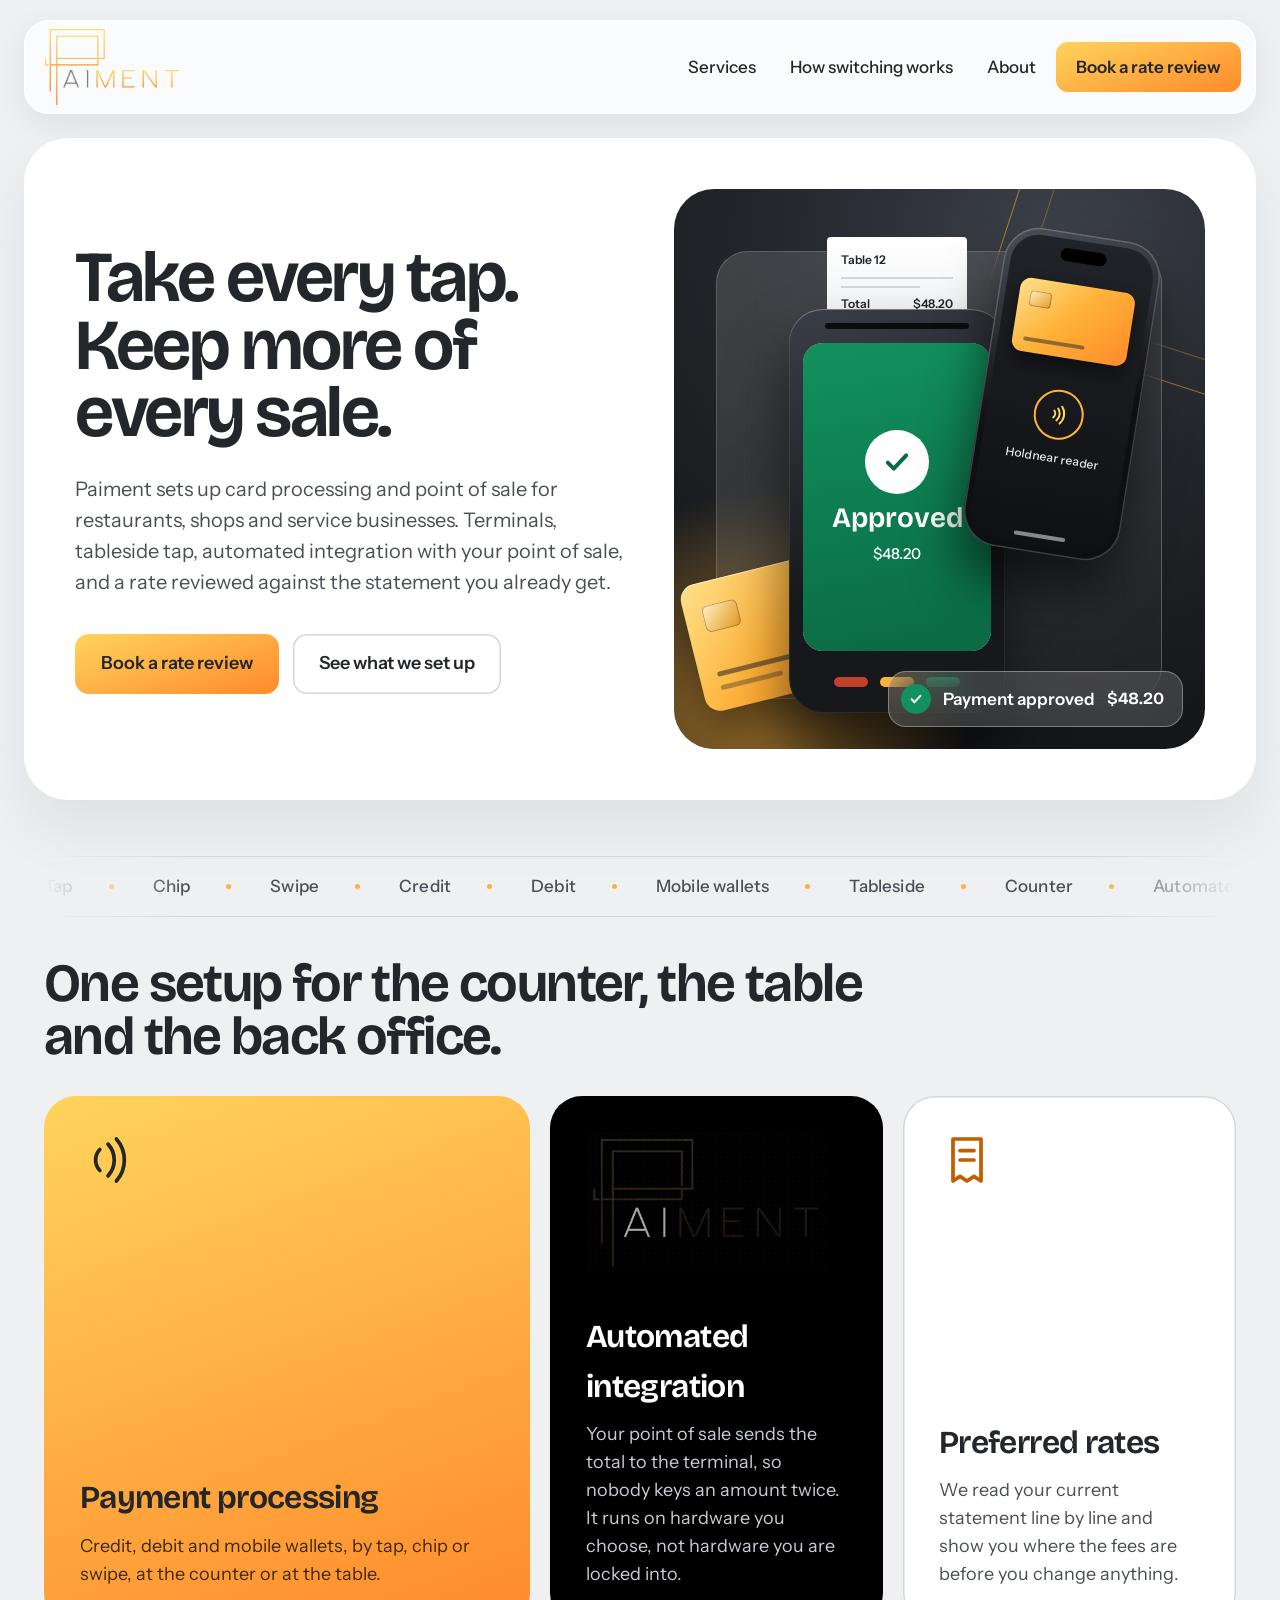
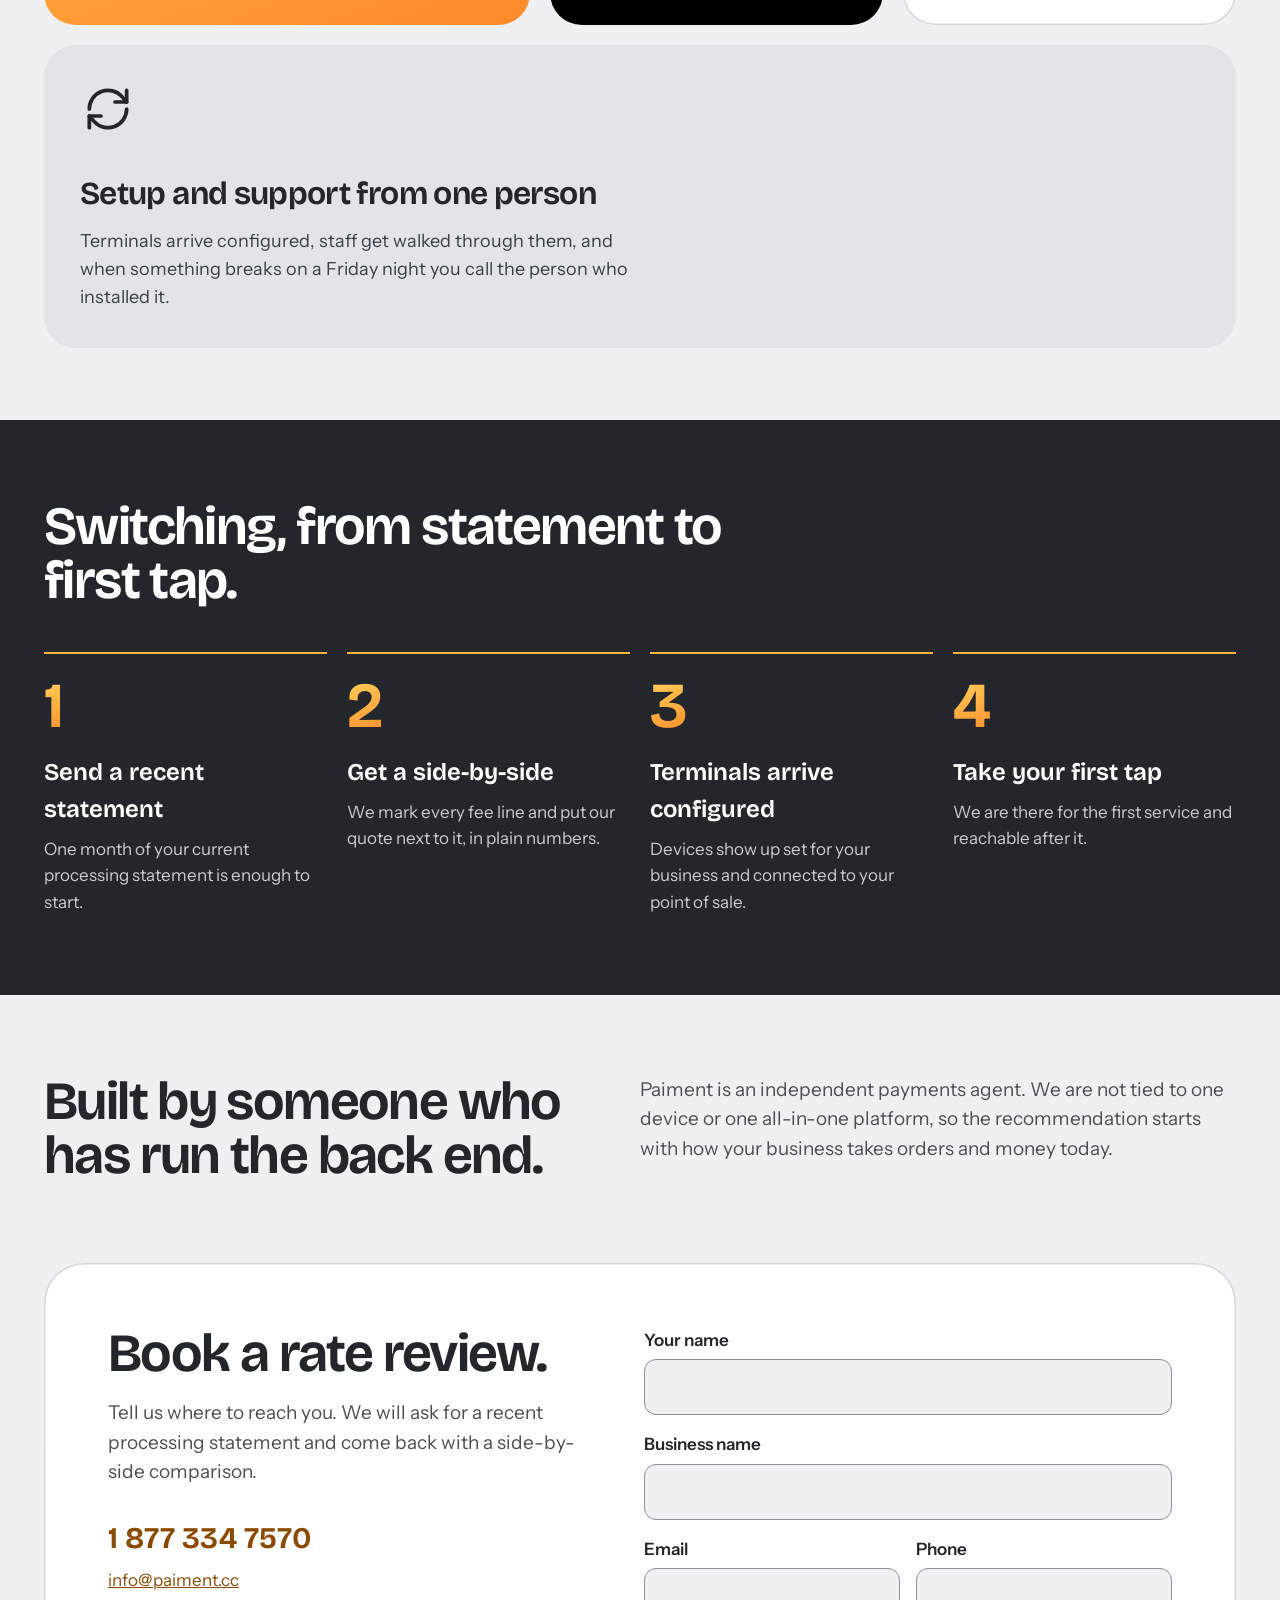
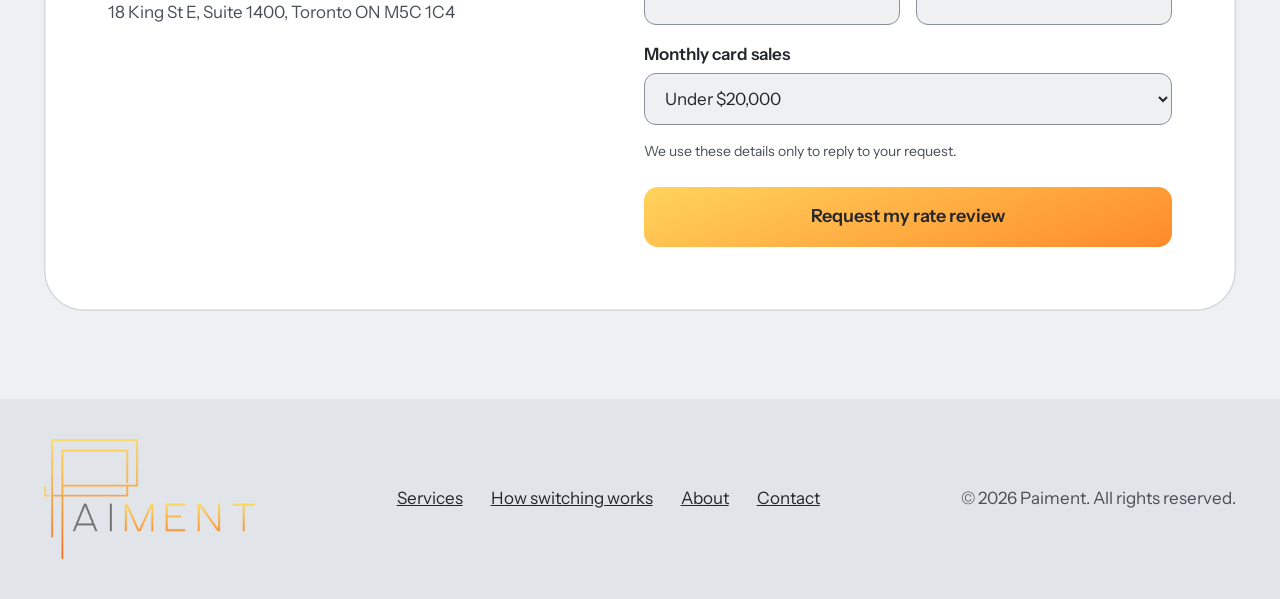
<file: index.html>
<!doctype html>
<html lang="en">
<head>
<meta charset="utf-8">
<meta name="viewport" content="width=device-width, initial-scale=1">
<title>Paiment | Card processing and point of sale</title>
<meta name="description" content="Paiment sets up card processing and point of sale for restaurants, shops and service businesses: terminals, tableside tap, automated integration and a rate review.">
<meta property="og:title" content="Paiment: card processing and point of sale">
<meta property="og:description" content="Terminals, tableside tap, automated integration and a rate reviewed against your current statement.">
<meta property="og:type" content="website">
<link rel="icon" type="image/png" href="assets/favicon.png">
<link rel="preconnect" href="https://fonts.googleapis.com">
<link rel="preconnect" href="https://fonts.gstatic.com" crossorigin>
<link rel="stylesheet" href="https://fonts.googleapis.com/css2?family=Bricolage+Grotesque:opsz,wght@12..96,400..700&family=Instrument+Sans:wght@400;500;600&display=swap">
<link rel="stylesheet" href="assets/site.css">
<link rel="canonical" href="https://paiment.cc/">
<script type="application/ld+json">{"@context": "https://schema.org", "@type": "ProfessionalService", "name": "Paiment", "url": "https://paiment.cc/", "logo": "https://paiment.cc/assets/logo.png", "telephone": "+1-877-334-7570", "email": "info@paiment.cc", "description": "Card processing and point of sale setup for restaurants, shops and service businesses.", "address": {"@type": "PostalAddress", "streetAddress": "18 King St E, Suite 1400", "addressLocality": "Toronto", "addressRegion": "ON", "postalCode": "M5C 1C4", "addressCountry": "CA"}, "areaServed": ["CA", "US"]}</script>
<script>try{if(sessionStorage.getItem("paimentIntro")){document.documentElement.className+=" no-intro"}else{sessionStorage.setItem("paimentIntro","1")}}catch(e){}</script>
</head>
<body>
<div style="position: relative; font-family: 'Instrument Sans', system-ui, sans-serif; background: #EEF0F2; color: #23262B; font-size: 17px; line-height: 1.55">

<div class="intro" aria-hidden="true" style="position: absolute; top: 0; left: 0; right: 0; height: 800px; background-color: rgba(0,0,0,0); z-index: 50; pointer-events: none; overflow: hidden; visibility: hidden">
<div style="position: relative; height: 100%; max-width: 1240px; margin: 0 auto; padding: 0 24px">
<img class="intro-gif" src="assets/logo-anim.gif" alt="" style="position: absolute; left: calc(50% - 325px); top: 130px; width: 650px; height: 520px; opacity: 0">
<img class="intro-logo" src="assets/logo.png" alt="" style="position: absolute; left: 45px; top: 29px; height: 76px; width: auto">
</div>
</div>

<header style="padding: 20px 24px 0">
<nav aria-label="Main" style="max-width: 1240px; margin: 0 auto; box-sizing: border-box; background: rgba(255,255,255,0.72); border: 1px solid #FFFFFF; box-shadow: 0 10px 30px rgba(35,38,43,0.08); backdrop-filter: blur(16px); -webkit-backdrop-filter: blur(16px); border-radius: 24px; padding: 8px 14px 8px 20px; display: flex; flex-wrap: wrap; align-items: center; justify-content: space-between; gap: 12px 28px">
<a href="#top" aria-label="Paiment home" style="display: flex; align-items: center"><img src="assets/logo.png" alt="Paiment" style="height: 76px; width: auto; display: block"></a>
<div class="navlinks" style="display: flex; flex-wrap: wrap; align-items: center; gap: 4px 6px">
<a href="#services" style="color: #23262B; text-decoration: none; padding: 12px 14px; font-weight: 500">Services</a>
<a href="#switching" style="color: #23262B; text-decoration: none; padding: 12px 14px; font-weight: 500">How switching works</a>
<a href="#about" style="color: #23262B; text-decoration: none; padding: 12px 14px; font-weight: 500">About</a>
<a href="#contact" class="btn-gold" style="background: linear-gradient(160deg, #FFD45C, #FF8A2A); color: #23262B; text-decoration: none; padding: 12px 20px; border-radius: 12px; font-weight: 600">Book a rate review</a>
</div>
</nav>
</header>

<section id="top" style="max-width: 1240px; width: calc(100% - 48px); margin: 24px auto 56px; box-sizing: border-box; background: #FFFFFF; border-radius: 44px; box-shadow: 0 30px 60px rgba(35,38,43,0.07); padding: clamp(16px, 4vw, 56px); display: flex; flex-wrap: wrap; align-items: center; gap: 48px">
<div style="flex: 1 1 460px; min-width: 0">
<h1 style="margin: 0; font-family: 'Bricolage Grotesque', sans-serif; font-weight: 650; font-size: clamp(42px, 5.6vw, 80px); line-height: 0.94; letter-spacing: -0.035em">Take every tap. Keep more of every sale.</h1>
<p style="margin: 28px 0 0; max-width: 34em; font-size: 20px; color: #4A4F57">Paiment sets up card processing and point of sale for restaurants, shops and service businesses. Terminals, tableside tap, automated integration with your point of sale, and a rate reviewed against the statement you already get.</p>
<div style="margin-top: 36px; display: flex; flex-wrap: wrap; gap: 14px">
<a href="#contact" class="btn-gold foil" style="background: linear-gradient(160deg, #FFD45C, #FF8A2A); color: #23262B; text-decoration: none; padding: 16px 26px; border-radius: 14px; font-weight: 600; font-size: 18px">Book a rate review</a>
<a href="#services" style="background: #FFFFFF; color: #23262B; text-decoration: none; padding: 16px 26px; border-radius: 14px; font-weight: 600; font-size: 18px; box-shadow: inset 0 0 0 1.5px #D3D6DB">See what we set up</a>
</div>
</div>

<div role="img" aria-label="A phone taps a payment terminal, the terminal shows the payment as approved and prints a receipt" style="flex: 1 1 440px; min-width: 0; position: relative; height: 560px; border-radius: 40px; overflow: hidden; background: radial-gradient(120% 90% at 72% 8%, #3D4149 0%, #23262B 46%, #151618 100%)">
<div style="position: absolute; width: 460px; height: 460px; left: -150px; bottom: -190px; background: radial-gradient(circle, rgba(255,178,56,0.6), rgba(255,138,42,0) 66%)"></div>
<div class="spin" style="position: absolute; width: 280px; height: 280px; right: -90px; top: -100px; border-radius: 36px; border: 1.5px solid rgba(255,178,56,0.55); outline: 1.5px solid rgba(255,178,56,0.3); outline-offset: -34px; transform: rotate(18deg)"></div>
<div style="position: absolute; left: 8%; right: 8%; top: 11%; bottom: 9%; border-radius: 32px; background: linear-gradient(135deg, rgba(255,255,255,0.14), rgba(255,255,255,0.03)); border: 1px solid rgba(255,255,255,0.2); backdrop-filter: blur(20px); -webkit-backdrop-filter: blur(20px)"></div>

<div class="float foil" style="position: absolute; left: 3%; bottom: 58px; width: 208px; height: 130px; border-radius: 16px; background: linear-gradient(135deg, #FFE08A, #FFB238 46%, #FF8A2A); box-shadow: 0 24px 40px rgba(0,0,0,0.45), inset 0 1px 0 rgba(255,255,255,0.6); transform: rotate(-14deg)">
<div style="position: absolute; left: 18px; top: 24px; width: 36px; height: 27px; border-radius: 6px; background: linear-gradient(135deg, #FFF1C2, #E59A1F); box-shadow: inset 0 0 0 1px rgba(35,38,43,0.35)"></div>
<div style="position: absolute; left: 18px; bottom: 34px; width: 120px; height: 5px; border-radius: 3px; background: rgba(35,38,43,0.55)"></div>
<div style="position: absolute; left: 18px; bottom: 20px; width: 64px; height: 5px; border-radius: 3px; background: rgba(35,38,43,0.35)"></div>
</div>

<div style="position: absolute; left: 50%; bottom: 36px; width: 216px; height: 404px; margin-left: -150px">
<div class="tp-receipt" style="position: absolute; left: 38px; top: -72px; width: 140px; height: 112px; box-sizing: border-box; background: linear-gradient(180deg, #FFFFFF, #ECEEF1); border-radius: 4px 4px 0 0; padding: 14px 14px 0; font-size: 12px; color: #23262B; display: flex; flex-direction: column; gap: 7px">
<div style="font-weight: 600">Table 12</div>
<div style="height: 2px; background: #D3D6DB"></div>
<div style="height: 2px; width: 70%; background: #D3D6DB"></div>
<div style="display: flex; justify-content: space-between; font-weight: 600"><span>Total</span><span>$48.20</span></div>
</div>
<div style="position: absolute; inset: 0; border-radius: 34px; background: linear-gradient(160deg, #3A3E46, #17181B 62%); box-shadow: 0 40px 60px rgba(0,0,0,0.55), inset 0 1px 0 rgba(255,255,255,0.28), inset 0 0 0 1px rgba(255,255,255,0.08)">
<div style="position: absolute; left: 36px; right: 36px; top: 14px; height: 6px; border-radius: 3px; background: #0B0C0D"></div>
<div style="position: absolute; left: 14px; right: 14px; top: 34px; bottom: 62px; border-radius: 20px; background: #F6F7F9; overflow: hidden; box-shadow: inset 0 0 0 1px rgba(0,0,0,0.25)">
<div class="tp-ask" style="position: absolute; inset: 0; opacity: 0; display: flex; flex-direction: column; align-items: center; justify-content: center; gap: 10px; color: #23262B">
<div style="width: 64px; height: 64px; border-radius: 50%; background: linear-gradient(160deg, #FFD45C, #FF8A2A); display: flex; align-items: center; justify-content: center">
<svg aria-hidden="true" width="34" height="34" viewBox="0 0 24 24" fill="none" stroke="#23262B" stroke-width="2" stroke-linecap="round"><path d="M7 15.5a5 5 0 0 0 0-7"></path><path d="M10.6 18a9 9 0 0 0 0-12"></path><path d="M14.2 20.5a13 13 0 0 0 0-17"></path></svg>
</div>
<div style="font-size: 14px; font-weight: 500; color: #4A4F57">Tap to pay</div>
<div style="font-family: 'Bricolage Grotesque', sans-serif; font-weight: 650; font-size: 42px; line-height: 1; letter-spacing: -0.02em">$48.20</div>
</div>
<div class="tp-ok" style="position: absolute; inset: 0; background: linear-gradient(170deg, #12915E, #0A6A44); color: #FFFFFF; display: flex; flex-direction: column; align-items: center; justify-content: center; gap: 10px">
<div style="width: 64px; height: 64px; border-radius: 50%; background: #FFFFFF; display: flex; align-items: center; justify-content: center">
<svg aria-hidden="true" width="34" height="34" viewBox="0 0 24 24" fill="none" stroke="#0A6A44" stroke-width="2.8" stroke-linecap="round" stroke-linejoin="round"><path d="M5.5 12.5l4.2 4.2 8.8-9.4"></path></svg>
</div>
<div style="font-family: 'Bricolage Grotesque', sans-serif; font-weight: 650; font-size: 28px; line-height: 1">Approved</div>
<div style="font-size: 15px; font-weight: 500">$48.20</div>
</div>
</div>
<div style="position: absolute; left: 0; right: 0; bottom: 26px; display: flex; justify-content: center; gap: 12px">
<div style="width: 34px; height: 10px; border-radius: 5px; background: #C2412D"></div>
<div style="width: 34px; height: 10px; border-radius: 5px; background: #FFB238"></div>
<div style="width: 34px; height: 10px; border-radius: 5px; background: #12915E"></div>
</div>
</div>
</div>

<div style="position: absolute; left: 50%; top: 178px; margin-left: 72px; width: 0; height: 0">
<div class="tp-wave" style="position: absolute; left: -35px; top: -35px; width: 70px; height: 70px; box-sizing: border-box; border-radius: 50%; border: 2px solid #FFD45C; box-shadow: 0 0 18px rgba(255,178,56,0.7); opacity: 0"></div>
<div class="tp-wave tp-wave2" style="position: absolute; left: -65px; top: -65px; width: 130px; height: 130px; box-sizing: border-box; border-radius: 50%; border: 2px solid rgba(255,212,92,0.7); opacity: 0"></div>
<div class="tp-wave tp-wave3" style="position: absolute; left: -95px; top: -95px; width: 190px; height: 190px; box-sizing: border-box; border-radius: 50%; border: 2px solid rgba(255,212,92,0.4); opacity: 0"></div>
</div>

<div class="tp-phone" style="position: absolute; left: 50%; top: 44px; margin-left: 44px; width: 158px; height: 322px; box-sizing: border-box; border-radius: 36px; background: linear-gradient(160deg, #4A4F57, #0E0F11 55%); box-shadow: 0 34px 50px rgba(0,0,0,0.55), inset 0 0 0 1.5px rgba(255,255,255,0.2); padding: 7px; transform: rotate(9deg)">
<div style="position: relative; height: 100%; border-radius: 29px; background: linear-gradient(180deg, #202328, #0F1012); overflow: hidden">
<div style="position: absolute; left: 50%; top: 9px; width: 46px; height: 13px; margin-left: -23px; border-radius: 7px; background: #000000"></div>
<div class="foil" style="position: absolute; left: 14px; right: 14px; top: 44px; height: 74px; border-radius: 11px; background: linear-gradient(135deg, #FFE08A, #FFB238 46%, #FF8A2A); box-shadow: 0 10px 18px rgba(0,0,0,0.45)">
<div style="position: absolute; left: 11px; top: 12px; width: 22px; height: 16px; border-radius: 4px; background: linear-gradient(135deg, #FFF1C2, #E59A1F); box-shadow: inset 0 0 0 1px rgba(35,38,43,0.35)"></div>
<div style="position: absolute; left: 11px; bottom: 11px; width: 62px; height: 4px; border-radius: 2px; background: rgba(35,38,43,0.5)"></div>
</div>
<div style="position: absolute; left: 0; right: 0; top: 150px; display: flex; flex-direction: column; align-items: center; gap: 10px">
<div style="width: 46px; height: 46px; border-radius: 50%; border: 2px solid #FFB238; display: flex; align-items: center; justify-content: center">
<svg aria-hidden="true" width="24" height="24" viewBox="0 0 24 24" fill="none" stroke="#FFD45C" stroke-width="2" stroke-linecap="round"><path d="M7 15.5a5 5 0 0 0 0-7"></path><path d="M10.6 18a9 9 0 0 0 0-12"></path><path d="M14.2 20.5a13 13 0 0 0 0-17"></path></svg>
</div>
<div style="font-size: 12px; font-weight: 500; color: #E4E6EA">Hold near reader</div>
</div>
<div style="position: absolute; left: 50%; bottom: 8px; width: 52px; height: 4px; margin-left: -26px; border-radius: 2px; background: rgba(255,255,255,0.5)"></div>
</div>
</div>

<div class="tp-toast" style="position: absolute; right: 22px; bottom: 22px; padding: 12px 18px 12px 12px; border-radius: 18px; background: rgba(255,255,255,0.16); border: 1px solid rgba(255,255,255,0.34); backdrop-filter: blur(18px); -webkit-backdrop-filter: blur(18px); color: #FFFFFF; display: flex; align-items: center; gap: 12px">
<span style="width: 30px; height: 30px; border-radius: 50%; background: #12915E; display: flex; align-items: center; justify-content: center"><svg aria-hidden="true" width="16" height="16" viewBox="0 0 24 24" fill="none" stroke="#FFFFFF" stroke-width="3.2" stroke-linecap="round" stroke-linejoin="round"><path d="M5.5 12.5l4.2 4.2 8.8-9.4"></path></svg></span>
<span style="font-weight: 600">Payment approved</span>
<span style="font-family: 'Bricolage Grotesque', sans-serif; font-weight: 650">$48.20</span>
</div>
</div>
</section>

<div aria-hidden="true" style="max-width: 1240px; margin: 0 auto; box-sizing: border-box; padding: 0 24px">
<div style="overflow: hidden; padding: 16px 0; border-top: 1px solid #D3D6DB; border-bottom: 1px solid #D3D6DB; -webkit-mask-image: linear-gradient(90deg, transparent, #000 12%, #000 88%, transparent); mask-image: linear-gradient(90deg, transparent, #000 12%, #000 88%, transparent)">
<div class="marq">

<span style="display: inline-flex; align-items: center; gap: 36px; margin-right: 36px; font-size: 17px; font-weight: 500; letter-spacing: 0.01em; color: #4A4F57">Tap<span style="width: 5px; height: 5px; border-radius: 50%; background: #FFB238"></span></span>

<span style="display: inline-flex; align-items: center; gap: 36px; margin-right: 36px; font-size: 17px; font-weight: 500; letter-spacing: 0.01em; color: #4A4F57">Chip<span style="width: 5px; height: 5px; border-radius: 50%; background: #FFB238"></span></span>

<span style="display: inline-flex; align-items: center; gap: 36px; margin-right: 36px; font-size: 17px; font-weight: 500; letter-spacing: 0.01em; color: #4A4F57">Swipe<span style="width: 5px; height: 5px; border-radius: 50%; background: #FFB238"></span></span>

<span style="display: inline-flex; align-items: center; gap: 36px; margin-right: 36px; font-size: 17px; font-weight: 500; letter-spacing: 0.01em; color: #4A4F57">Credit<span style="width: 5px; height: 5px; border-radius: 50%; background: #FFB238"></span></span>

<span style="display: inline-flex; align-items: center; gap: 36px; margin-right: 36px; font-size: 17px; font-weight: 500; letter-spacing: 0.01em; color: #4A4F57">Debit<span style="width: 5px; height: 5px; border-radius: 50%; background: #FFB238"></span></span>

<span style="display: inline-flex; align-items: center; gap: 36px; margin-right: 36px; font-size: 17px; font-weight: 500; letter-spacing: 0.01em; color: #4A4F57">Mobile wallets<span style="width: 5px; height: 5px; border-radius: 50%; background: #FFB238"></span></span>

<span style="display: inline-flex; align-items: center; gap: 36px; margin-right: 36px; font-size: 17px; font-weight: 500; letter-spacing: 0.01em; color: #4A4F57">Tableside<span style="width: 5px; height: 5px; border-radius: 50%; background: #FFB238"></span></span>

<span style="display: inline-flex; align-items: center; gap: 36px; margin-right: 36px; font-size: 17px; font-weight: 500; letter-spacing: 0.01em; color: #4A4F57">Counter<span style="width: 5px; height: 5px; border-radius: 50%; background: #FFB238"></span></span>

<span style="display: inline-flex; align-items: center; gap: 36px; margin-right: 36px; font-size: 17px; font-weight: 500; letter-spacing: 0.01em; color: #4A4F57">Automated integration<span style="width: 5px; height: 5px; border-radius: 50%; background: #FFB238"></span></span>

<span style="display: inline-flex; align-items: center; gap: 36px; margin-right: 36px; font-size: 17px; font-weight: 500; letter-spacing: 0.01em; color: #4A4F57">Tap<span style="width: 5px; height: 5px; border-radius: 50%; background: #FFB238"></span></span>

<span style="display: inline-flex; align-items: center; gap: 36px; margin-right: 36px; font-size: 17px; font-weight: 500; letter-spacing: 0.01em; color: #4A4F57">Chip<span style="width: 5px; height: 5px; border-radius: 50%; background: #FFB238"></span></span>

<span style="display: inline-flex; align-items: center; gap: 36px; margin-right: 36px; font-size: 17px; font-weight: 500; letter-spacing: 0.01em; color: #4A4F57">Swipe<span style="width: 5px; height: 5px; border-radius: 50%; background: #FFB238"></span></span>

<span style="display: inline-flex; align-items: center; gap: 36px; margin-right: 36px; font-size: 17px; font-weight: 500; letter-spacing: 0.01em; color: #4A4F57">Credit<span style="width: 5px; height: 5px; border-radius: 50%; background: #FFB238"></span></span>

<span style="display: inline-flex; align-items: center; gap: 36px; margin-right: 36px; font-size: 17px; font-weight: 500; letter-spacing: 0.01em; color: #4A4F57">Debit<span style="width: 5px; height: 5px; border-radius: 50%; background: #FFB238"></span></span>

<span style="display: inline-flex; align-items: center; gap: 36px; margin-right: 36px; font-size: 17px; font-weight: 500; letter-spacing: 0.01em; color: #4A4F57">Mobile wallets<span style="width: 5px; height: 5px; border-radius: 50%; background: #FFB238"></span></span>

<span style="display: inline-flex; align-items: center; gap: 36px; margin-right: 36px; font-size: 17px; font-weight: 500; letter-spacing: 0.01em; color: #4A4F57">Tableside<span style="width: 5px; height: 5px; border-radius: 50%; background: #FFB238"></span></span>

<span style="display: inline-flex; align-items: center; gap: 36px; margin-right: 36px; font-size: 17px; font-weight: 500; letter-spacing: 0.01em; color: #4A4F57">Counter<span style="width: 5px; height: 5px; border-radius: 50%; background: #FFB238"></span></span>

<span style="display: inline-flex; align-items: center; gap: 36px; margin-right: 36px; font-size: 17px; font-weight: 500; letter-spacing: 0.01em; color: #4A4F57">Automated integration<span style="width: 5px; height: 5px; border-radius: 50%; background: #FFB238"></span></span>

</div>
</div>
</div>

<section id="services" style="max-width: 1240px; margin: 0 auto; box-sizing: border-box; padding: 40px 24px 72px">
<h2 style="margin: 0 0 32px; max-width: 16em; font-family: 'Bricolage Grotesque', sans-serif; font-weight: 650; font-size: clamp(34px, 4.2vw, 56px); line-height: 1; letter-spacing: -0.03em">One setup for the counter, the table and the back office.</h2>
<div style="display: flex; flex-wrap: wrap; gap: 20px">
<article class="tile foil" style="flex: 2 1 420px; min-width: 0; box-sizing: border-box; background: linear-gradient(160deg, #FFD45C, #FF8A2A); color: #23262B; border-radius: 32px; padding: 36px; min-height: 300px; display: flex; flex-direction: column; justify-content: space-between; gap: 40px">
<svg aria-hidden="true" width="56" height="56" viewBox="0 0 24 24" fill="none" stroke="#23262B" stroke-width="1.6" stroke-linecap="round"><path d="M8.5 16.5a6.5 6.5 0 0 1 0-9"></path><path d="M12 18.8a10 10 0 0 0 0-13.6"></path><path d="M15.6 21a13.6 13.6 0 0 0 0-18"></path></svg>
<div>
<h3 style="margin: 0 0 10px; font-family: 'Bricolage Grotesque', sans-serif; font-weight: 650; font-size: 32px; letter-spacing: -0.02em">Payment processing</h3>
<p style="margin: 0; max-width: 30em; font-size: 18px; color: #3B2A12">Credit, debit and mobile wallets, by tap, chip or swipe, at the counter or at the table.</p>
</div>
</article>
<article class="tile" style="flex: 1 1 300px; min-width: 0; box-sizing: border-box; background: #000000; color: #FFFFFF; border-radius: 32px; padding: 36px; min-height: 300px; display: flex; flex-direction: column; justify-content: space-between; gap: 40px">
<div style="position: relative; width: 240px; max-width: 100%; height: 140px; overflow: hidden"><img src="assets/logo-anim.gif" alt="Animated Paiment logo. The letters AI appear first, then the rest of the name." style="position: absolute; left: -85px; top: -48px; width: 390px; height: auto; max-width: none"></div>
<div>
<h3 style="margin: 0 0 10px; font-family: 'Bricolage Grotesque', sans-serif; font-weight: 650; font-size: 32px; letter-spacing: -0.02em">Automated integration</h3>
<p style="margin: 0; font-size: 18px; color: #C9CDD3">Your point of sale sends the total to the terminal, so nobody keys an amount twice. It runs on hardware you choose, not hardware you are locked into.</p>
</div>
</article>
<article class="tile" style="flex: 1 1 300px; min-width: 0; box-sizing: border-box; background: #FFFFFF; border-radius: 32px; padding: 36px; min-height: 260px; display: flex; flex-direction: column; justify-content: space-between; gap: 32px; box-shadow: inset 0 0 0 1.5px #D3D6DB">
<svg aria-hidden="true" width="56" height="56" viewBox="0 0 24 24" fill="none" stroke="#C25E00" stroke-width="1.6" stroke-linecap="round" stroke-linejoin="round"><path d="M6 3h12v18l-3-2-3 2-3-2-3 2z"></path><path d="M9 8h6M9 12h6"></path></svg>
<div>
<h3 style="margin: 0 0 10px; font-family: 'Bricolage Grotesque', sans-serif; font-weight: 650; font-size: 32px; letter-spacing: -0.02em">Preferred rates</h3>
<p style="margin: 0; font-size: 18px; color: #4A4F57">We read your current statement line by line and show you where the fees are before you change anything.</p>
</div>
</article>
<article class="tile" style="flex: 2 1 420px; min-width: 0; box-sizing: border-box; background: #E1E4E8; border-radius: 32px; padding: 36px; min-height: 260px; display: flex; flex-direction: column; justify-content: space-between; gap: 32px">
<svg aria-hidden="true" width="56" height="56" viewBox="0 0 24 24" fill="none" stroke="#23262B" stroke-width="1.6" stroke-linecap="round" stroke-linejoin="round"><path d="M4 12a8 8 0 0 1 14-5.3L20 9"></path><path d="M20 4v5h-5"></path><path d="M20 12a8 8 0 0 1-14 5.3L4 15"></path><path d="M4 20v-5h5"></path></svg>
<div>
<h3 style="margin: 0 0 10px; font-family: 'Bricolage Grotesque', sans-serif; font-weight: 650; font-size: 32px; letter-spacing: -0.02em">Setup and support from one person</h3>
<p style="margin: 0; max-width: 32em; font-size: 18px; color: #3A3F47">Terminals arrive configured, staff get walked through them, and when something breaks on a Friday night you call the person who installed it.</p>
</div>
</article>
</div>
</section>

<section id="switching" style="background: #23262B; color: #FFFFFF">
<div style="max-width: 1240px; margin: 0 auto; box-sizing: border-box; padding: 80px 24px">
<h2 style="margin: 0 0 44px; max-width: 14em; font-family: 'Bricolage Grotesque', sans-serif; font-weight: 650; font-size: clamp(34px, 4.2vw, 56px); line-height: 1; letter-spacing: -0.03em">Switching, from statement to first tap.</h2>
<ol style="list-style: none; margin: 0; padding: 0; display: flex; flex-wrap: wrap; gap: 20px">

<li style="flex: 1 1 240px; min-width: 0; box-sizing: border-box; border-top: 2px solid #FFB238; padding-top: 20px">
<div class="goldtext" style="display: inline-block; font-family: 'Bricolage Grotesque', sans-serif; font-weight: 650; font-size: 64px; line-height: 1">1</div>
<h3 style="margin: 16px 0 8px; font-family: 'Bricolage Grotesque', sans-serif; font-weight: 650; font-size: 24px">Send a recent statement</h3>
<p style="margin: 0; color: #C9CDD3">One month of your current processing statement is enough to start.</p>
</li>

<li style="flex: 1 1 240px; min-width: 0; box-sizing: border-box; border-top: 2px solid #FFB238; padding-top: 20px">
<div class="goldtext" style="display: inline-block; font-family: 'Bricolage Grotesque', sans-serif; font-weight: 650; font-size: 64px; line-height: 1">2</div>
<h3 style="margin: 16px 0 8px; font-family: 'Bricolage Grotesque', sans-serif; font-weight: 650; font-size: 24px">Get a side-by-side</h3>
<p style="margin: 0; color: #C9CDD3">We mark every fee line and put our quote next to it, in plain numbers.</p>
</li>

<li style="flex: 1 1 240px; min-width: 0; box-sizing: border-box; border-top: 2px solid #FFB238; padding-top: 20px">
<div class="goldtext" style="display: inline-block; font-family: 'Bricolage Grotesque', sans-serif; font-weight: 650; font-size: 64px; line-height: 1">3</div>
<h3 style="margin: 16px 0 8px; font-family: 'Bricolage Grotesque', sans-serif; font-weight: 650; font-size: 24px">Terminals arrive configured</h3>
<p style="margin: 0; color: #C9CDD3">Devices show up set for your business and connected to your point of sale.</p>
</li>

<li style="flex: 1 1 240px; min-width: 0; box-sizing: border-box; border-top: 2px solid #FFB238; padding-top: 20px">
<div class="goldtext" style="display: inline-block; font-family: 'Bricolage Grotesque', sans-serif; font-weight: 650; font-size: 64px; line-height: 1">4</div>
<h3 style="margin: 16px 0 8px; font-family: 'Bricolage Grotesque', sans-serif; font-weight: 650; font-size: 24px">Take your first tap</h3>
<p style="margin: 0; color: #C9CDD3">We are there for the first service and reachable after it.</p>
</li>

</ol>
</div>
</section>

<section id="about" style="max-width: 1240px; margin: 0 auto; box-sizing: border-box; padding: 80px 24px; display: flex; flex-wrap: wrap; gap: 40px">
<h2 style="flex: 1 1 380px; min-width: 0; margin: 0; font-family: 'Bricolage Grotesque', sans-serif; font-weight: 650; font-size: clamp(34px, 4.2vw, 56px); line-height: 1; letter-spacing: -0.03em">Built by someone who has run the back end.</h2>
<div style="flex: 1 1 420px; min-width: 0; font-size: 19px; color: #4A4F57">
<p style="margin: 0">Paiment is an independent payments agent. We are not tied to one device or one all-in-one platform, so the recommendation starts with how your business takes orders and money today.</p>
</div>
</section>

<section id="contact" style="max-width: 1240px; margin: 0 auto; box-sizing: border-box; padding: 0 24px 88px">
<div style="background: #FFFFFF; border-radius: 40px; box-shadow: inset 0 0 0 1.5px #D3D6DB; padding: clamp(28px, 5vw, 64px); display: flex; flex-wrap: wrap; gap: 48px">
<div style="flex: 1 1 340px; min-width: 0">
<h2 style="margin: 0 0 18px; font-family: 'Bricolage Grotesque', sans-serif; font-weight: 650; font-size: clamp(34px, 4.2vw, 56px); line-height: 1; letter-spacing: -0.03em">Book a rate review.</h2>
<p style="margin: 0 0 28px; font-size: 19px; color: #4A4F57">Tell us where to reach you. We will ask for a recent processing statement and come back with a side-by-side comparison.</p>
<p style="margin: 0 0 6px"><a href="tel:+18773347570" style="font-family: 'Bricolage Grotesque', sans-serif; font-weight: 650; font-size: 30px; text-decoration: none">1 877 334 7570</a></p>
<p style="margin: 0 0 6px"><a href="mailto:info@paiment.cc">info@paiment.cc</a></p>
<p style="margin: 0; color: #4A4F57">18 King St E, Suite 1400, Toronto ON M5C 1C4</p>
</div>
<form action="lead.php" method="post" style="flex: 1 1 380px; min-width: 0; display: flex; flex-direction: column; gap: 16px">
<div style="display: flex; flex-direction: column; gap: 6px">
<label for="f-name" style="font-weight: 600">Your name</label>
<input id="f-name" name="name" type="text" required maxlength="120" autocomplete="name" style="font: inherit; padding: 14px 16px; border-radius: 12px; border: 1.5px solid #8A9099; background: #EEF0F2; color: #23262B">
</div>
<div style="display: flex; flex-direction: column; gap: 6px">
<label for="f-biz" style="font-weight: 600">Business name</label>
<input id="f-biz" name="business" type="text" required maxlength="160" autocomplete="organization" style="font: inherit; padding: 14px 16px; border-radius: 12px; border: 1.5px solid #8A9099; background: #EEF0F2; color: #23262B">
</div>
<div style="display: flex; flex-wrap: wrap; gap: 16px">
<div style="flex: 1 1 180px; min-width: 0; display: flex; flex-direction: column; gap: 6px">
<label for="f-email" style="font-weight: 600">Email</label>
<input id="f-email" name="email" type="email" required maxlength="160" autocomplete="email" style="font: inherit; padding: 14px 16px; border-radius: 12px; border: 1.5px solid #8A9099; background: #EEF0F2; color: #23262B">
</div>
<div style="flex: 1 1 180px; min-width: 0; display: flex; flex-direction: column; gap: 6px">
<label for="f-phone" style="font-weight: 600">Phone</label>
<input id="f-phone" name="phone" type="tel" maxlength="40" autocomplete="tel" style="font: inherit; padding: 14px 16px; border-radius: 12px; border: 1.5px solid #8A9099; background: #EEF0F2; color: #23262B">
</div>
</div>
<div style="display: flex; flex-direction: column; gap: 6px">
<label for="f-vol" style="font-weight: 600">Monthly card sales</label>
<select id="f-vol" name="volume" style="font: inherit; padding: 14px 16px; border-radius: 12px; border: 1.5px solid #8A9099; background: #EEF0F2; color: #23262B">
<option>Under $20,000</option>
<option>$20,000 to $75,000</option>
<option>$75,000 to $250,000</option>
<option>Over $250,000</option>
</select>
</div>
<div style="position: absolute; left: -9999px" aria-hidden="true"><label for="f-web">Leave this empty</label><input id="f-web" name="website" type="text" tabindex="-1" autocomplete="off"></div>
<p style="margin: 0; font-size: 14px; color: #4A4F57">We use these details only to reply to your request.</p>
<button type="submit" style="font: inherit; font-weight: 600; font-size: 18px; margin-top: 8px; padding: 16px 26px; border: 0; border-radius: 14px; background: linear-gradient(160deg, #FFD45C, #FF8A2A); color: #23262B; cursor: pointer">Request my rate review</button>
</form>
</div>
</section>

<footer style="background: #E1E4E8; color: #4A4F57">
<div style="max-width: 1240px; margin: 0 auto; box-sizing: border-box; padding: 40px 24px; display: flex; flex-wrap: wrap; align-items: center; justify-content: space-between; gap: 16px 32px">
<img src="assets/logo.png" alt="Paiment" style="height: 120px; width: auto; display: block">
<div style="display: flex; flex-wrap: wrap; gap: 4px 8px">
<a href="#services" style="color: #23262B; padding: 12px 10px">Services</a>
<a href="#switching" style="color: #23262B; padding: 12px 10px">How switching works</a>
<a href="#about" style="color: #23262B; padding: 12px 10px">About</a>
<a href="#contact" style="color: #23262B; padding: 12px 10px">Contact</a>
</div>
<div>© 2026 Paiment. All rights reserved.</div>
</div>
</footer>

</div>
</body>
</html>
</file>
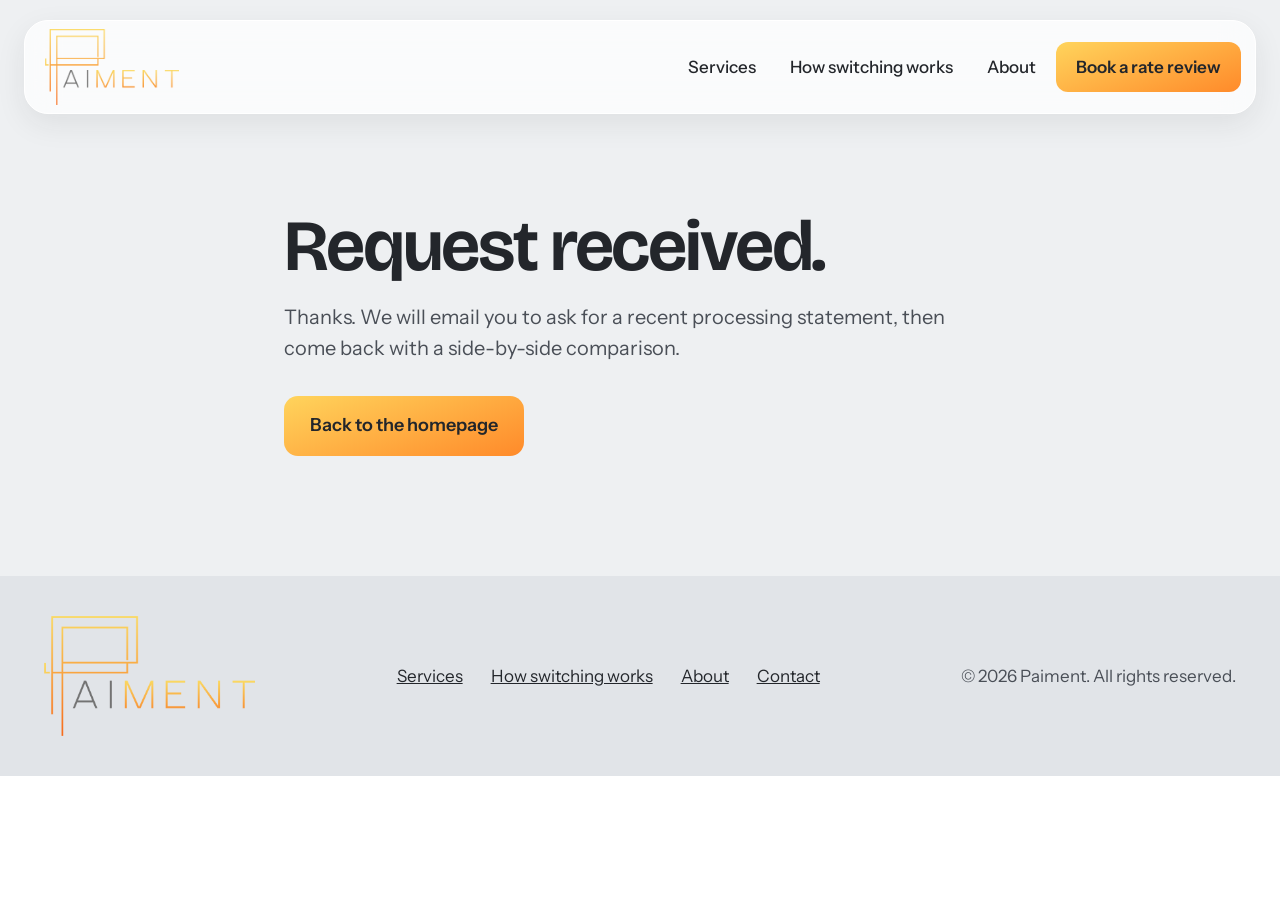
<file: thanks.html>
<!doctype html>
<html lang="en">
<head>
<meta charset="utf-8">
<meta name="viewport" content="width=device-width, initial-scale=1">
<title>Request received | Paiment</title>
<meta name="description" content="Paiment sets up card processing and point of sale for restaurants, shops and service businesses: terminals, tableside tap, automated integration and a rate review.">
<meta property="og:title" content="Paiment: card processing and point of sale">
<meta property="og:description" content="Terminals, tableside tap, automated integration and a rate reviewed against your current statement.">
<meta property="og:type" content="website">
<link rel="icon" type="image/png" href="assets/favicon.png">
<link rel="preconnect" href="https://fonts.googleapis.com">
<link rel="preconnect" href="https://fonts.gstatic.com" crossorigin>
<link rel="stylesheet" href="https://fonts.googleapis.com/css2?family=Bricolage+Grotesque:opsz,wght@12..96,400..700&family=Instrument+Sans:wght@400;500;600&display=swap">
<link rel="stylesheet" href="assets/site.css">
<meta name="robots" content="noindex">
</head>
<body>
<div style="position: relative; font-family: 'Instrument Sans', system-ui, sans-serif; background: #EEF0F2; color: #23262B; font-size: 17px; line-height: 1.55">
<header style="padding: 20px 24px 0">
<nav aria-label="Main" style="max-width: 1240px; margin: 0 auto; box-sizing: border-box; background: rgba(255,255,255,0.72); border: 1px solid #FFFFFF; box-shadow: 0 10px 30px rgba(35,38,43,0.08); backdrop-filter: blur(16px); -webkit-backdrop-filter: blur(16px); border-radius: 24px; padding: 8px 14px 8px 20px; display: flex; flex-wrap: wrap; align-items: center; justify-content: space-between; gap: 12px 28px">
<a href="index.html#top" aria-label="Paiment home" style="display: flex; align-items: center"><img src="assets/logo.png" alt="Paiment" style="height: 76px; width: auto; display: block"></a>
<div class="navlinks" style="display: flex; flex-wrap: wrap; align-items: center; gap: 4px 6px">
<a href="index.html#services" style="color: #23262B; text-decoration: none; padding: 12px 14px; font-weight: 500">Services</a>
<a href="index.html#switching" style="color: #23262B; text-decoration: none; padding: 12px 14px; font-weight: 500">How switching works</a>
<a href="index.html#about" style="color: #23262B; text-decoration: none; padding: 12px 14px; font-weight: 500">About</a>
<a href="index.html#contact" class="btn-gold" style="background: linear-gradient(160deg, #FFD45C, #FF8A2A); color: #23262B; text-decoration: none; padding: 12px 20px; border-radius: 12px; font-weight: 600">Book a rate review</a>
</div>
</nav>
</header>
<main style="max-width: 760px; margin: 0 auto; box-sizing: border-box; padding: 96px 24px 120px">
<h1 style="margin: 0 0 20px; font-family: 'Bricolage Grotesque', sans-serif; font-weight: 650; font-size: clamp(40px, 6vw, 72px); line-height: 1; letter-spacing: -0.03em">Request received.</h1>
<p style="margin: 0 0 32px; font-size: 20px; color: #4A4F57">Thanks. We will email you to ask for a recent processing statement, then come back with a side-by-side comparison.</p>
<a href="index.html" class="btn-gold" style="display: inline-block; background: linear-gradient(160deg, #FFD45C, #FF8A2A); color: #23262B; text-decoration: none; padding: 16px 26px; border-radius: 14px; font-weight: 600; font-size: 18px">Back to the homepage</a>
</main>
<footer style="background: #E1E4E8; color: #4A4F57">
<div style="max-width: 1240px; margin: 0 auto; box-sizing: border-box; padding: 40px 24px; display: flex; flex-wrap: wrap; align-items: center; justify-content: space-between; gap: 16px 32px">
<img src="assets/logo.png" alt="Paiment" style="height: 120px; width: auto; display: block">
<div style="display: flex; flex-wrap: wrap; gap: 4px 8px">
<a href="index.html#services" style="color: #23262B; padding: 12px 10px">Services</a>
<a href="index.html#switching" style="color: #23262B; padding: 12px 10px">How switching works</a>
<a href="index.html#about" style="color: #23262B; padding: 12px 10px">About</a>
<a href="index.html#contact" style="color: #23262B; padding: 12px 10px">Contact</a>
</div>
<div>© 2026 Paiment. All rights reserved.</div>
</div>
</footer>
</div>
</body>
</html>
</file>
<file: assets/site.css>
body{margin:0}
a{color:#8A4A00}a:hover{color:#23262B}
:focus-visible{outline:3px solid #FF8A2A;outline-offset:3px}
.tp-phone{animation:tpPhone 7s cubic-bezier(.6,0,.2,1) infinite}
.tp-wave{animation:tpWave 7s ease-out infinite}
.tp-wave2{animation-delay:.18s}
.tp-wave3{animation-delay:.36s}
.tp-ask{animation:tpAsk 7s linear infinite}
.tp-ok{animation:tpOk 7s linear infinite}
.tp-receipt{animation:tpReceipt 7s cubic-bezier(.3,0,.2,1) infinite}
.tp-toast{animation:tpToast 7s cubic-bezier(.3,0,.2,1) infinite}
@keyframes tpPhone{0%,8%{transform:translate(120px,-170px) rotate(20deg)} 30%,58%{transform:translate(0,0) rotate(9deg)} 80%,100%{transform:translate(120px,-170px) rotate(20deg)} }
@keyframes tpWave{0%,28%{opacity:0;transform:scale(.7)} 36%{opacity:1;transform:scale(1)} 48%,100%{opacity:0;transform:scale(1.25)} }
@keyframes tpAsk{0%,40%{opacity:1} 46%,92%{opacity:0} 100%{opacity:1} }
@keyframes tpOk{0%,40%{opacity:0} 46%,92%{opacity:1} 100%{opacity:0} }
@keyframes tpReceipt{0%,46%{transform:translateY(86px)} 62%,90%{transform:translateY(0)} 100%{transform:translateY(86px)} }
@keyframes tpToast{0%,46%{opacity:0;transform:translateY(14px)} 56%,90%{opacity:1;transform:translateY(0)} 100%{opacity:0;transform:translateY(14px)} }
.foil{position:relative;overflow:hidden}
.foil::after{content:"";position:absolute;top:-20%;bottom:-20%;left:-60%;width:40%;background:linear-gradient(100deg,rgba(255,255,255,0),rgba(255,255,255,.6),rgba(255,255,255,0));transform:skewX(-18deg);animation:sheen 5.5s ease-in-out infinite;pointer-events:none}
@keyframes sheen{0%,55%{left:-60%} 85%,100%{left:130%} }
.btn-gold{transition:transform .2s,box-shadow .2s}
.btn-gold:hover{transform:translateY(-2px);box-shadow:0 12px 26px rgba(255,138,42,.4)}
.tile{transition:transform .25s cubic-bezier(.2,.7,.2,1),box-shadow .25s}
.tile:hover{transform:translateY(-6px);box-shadow:0 22px 40px rgba(35,38,43,.18)}
.float{animation:bob 6s ease-in-out infinite}
@keyframes bob{0%,100%{transform:rotate(-14deg) translateY(0)} 50%{transform:rotate(-10deg) translateY(-12px)} }
.spin{animation:spin 50s linear infinite}
@keyframes spin{from{transform:rotate(18deg)} to{transform:rotate(378deg)} }
.marq{display:inline-block;white-space:nowrap;animation:marq 48s linear infinite}
@keyframes marq{to{transform:translateX(-50%)} }
.goldtext{background:linear-gradient(160deg,#FFD45C,#FF8A2A);-webkit-background-clip:text;background-clip:text;color:transparent}
@media (prefers-reduced-motion: reduce){.tp-phone,.tp-wave,.tp-ask,.tp-ok,.tp-receipt,.tp-toast,.float,.spin,.marq,.foil::after{animation:none} }
.intro{animation:introBg 2.5s linear both}
.intro-gif{animation:introGif 2.5s linear both}
.intro-logo{animation:introLogo 2.5s cubic-bezier(.7,0,.2,1) both}
@keyframes introBg{0%,74%{background-color:#000;visibility:visible} 97%{background-color:rgba(0,0,0,0);visibility:visible} 100%{background-color:rgba(0,0,0,0);visibility:hidden} }
@keyframes introGif{0%,56%{opacity:1} 72%,100%{opacity:0} }
@keyframes introLogo{0%,56%{opacity:0;left:calc(50% - 172px);top:222px;height:211px} 72%,76%{opacity:1;left:calc(50% - 172px);top:222px;height:211px} 98%,100%{opacity:1;left:45px;top:29px;height:76px} }
@media (prefers-reduced-motion: reduce){.intro,.intro-gif,.intro-logo{animation:none} }

@media (max-width:680px){.navlinks a:not(.btn-gold){display:none} }
html{scroll-behavior:smooth}
.no-intro .intro{display:none}
img{max-width:100%}
</file>
